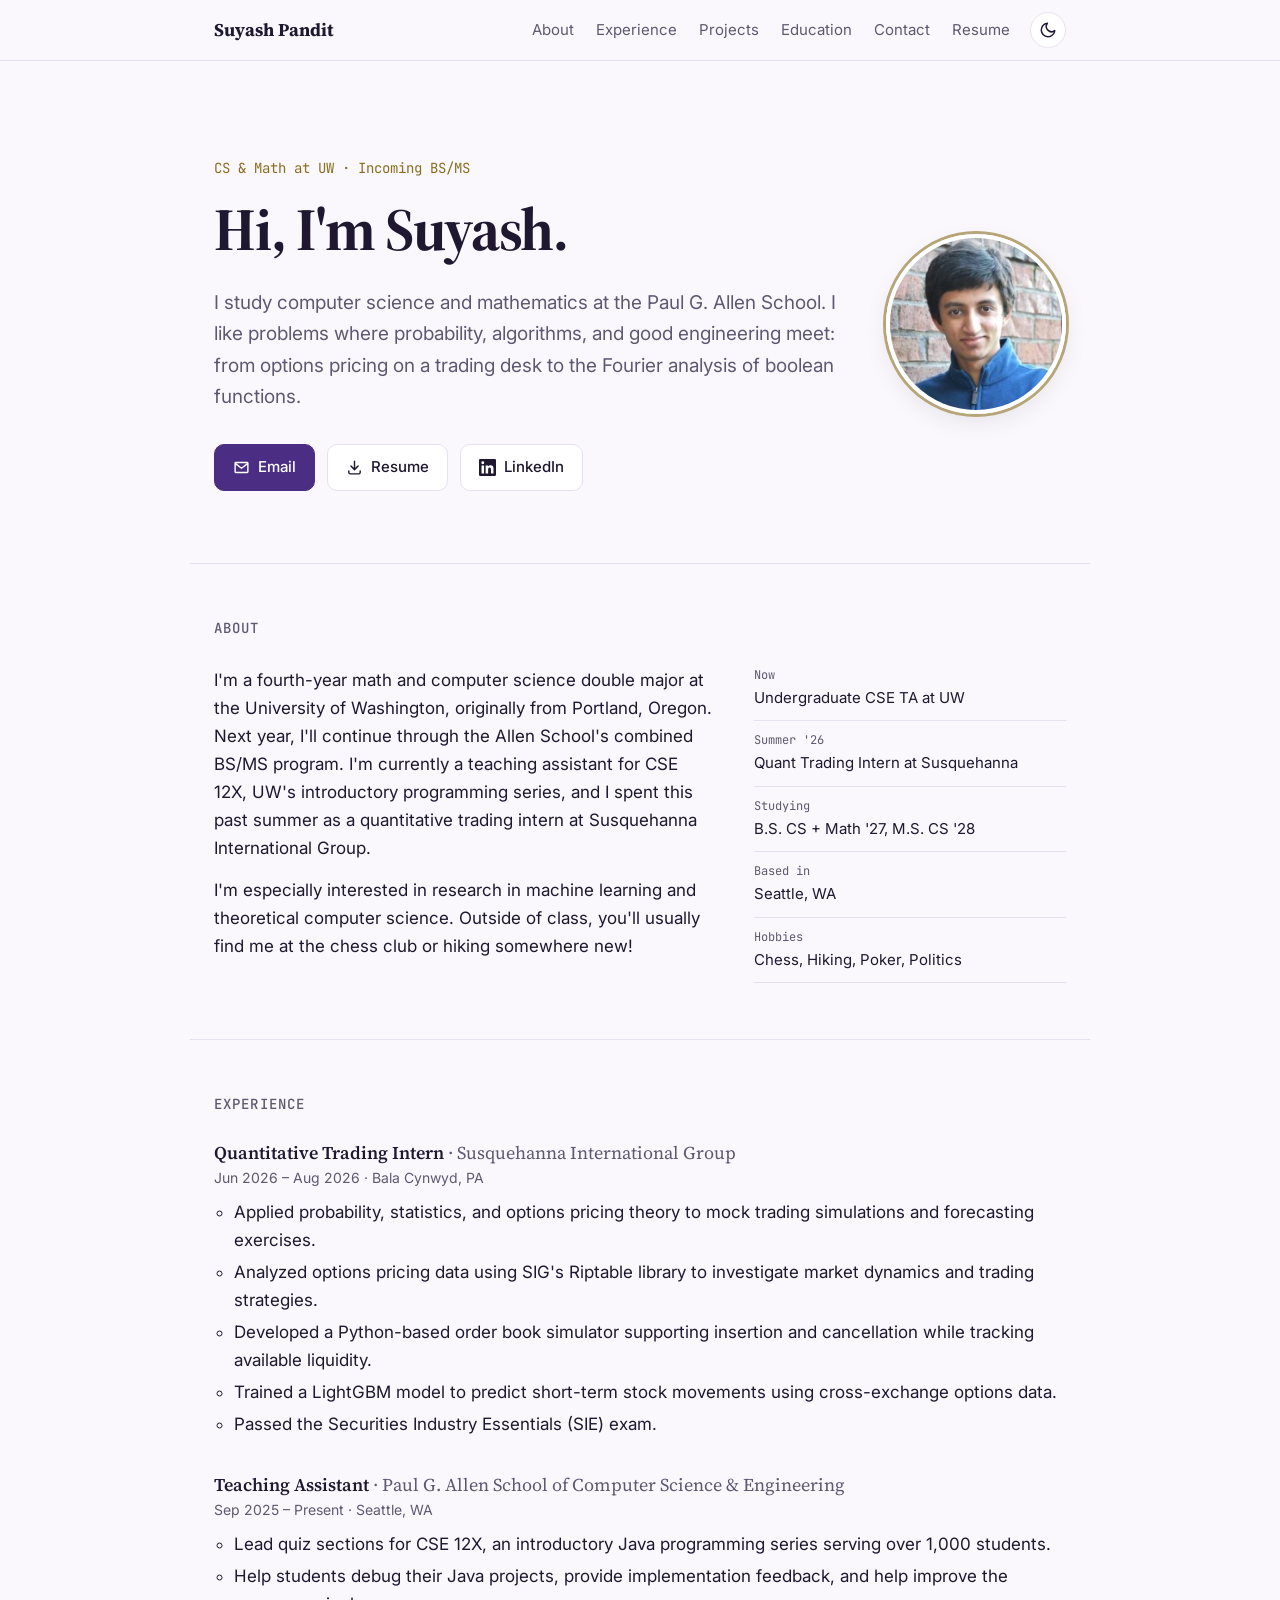
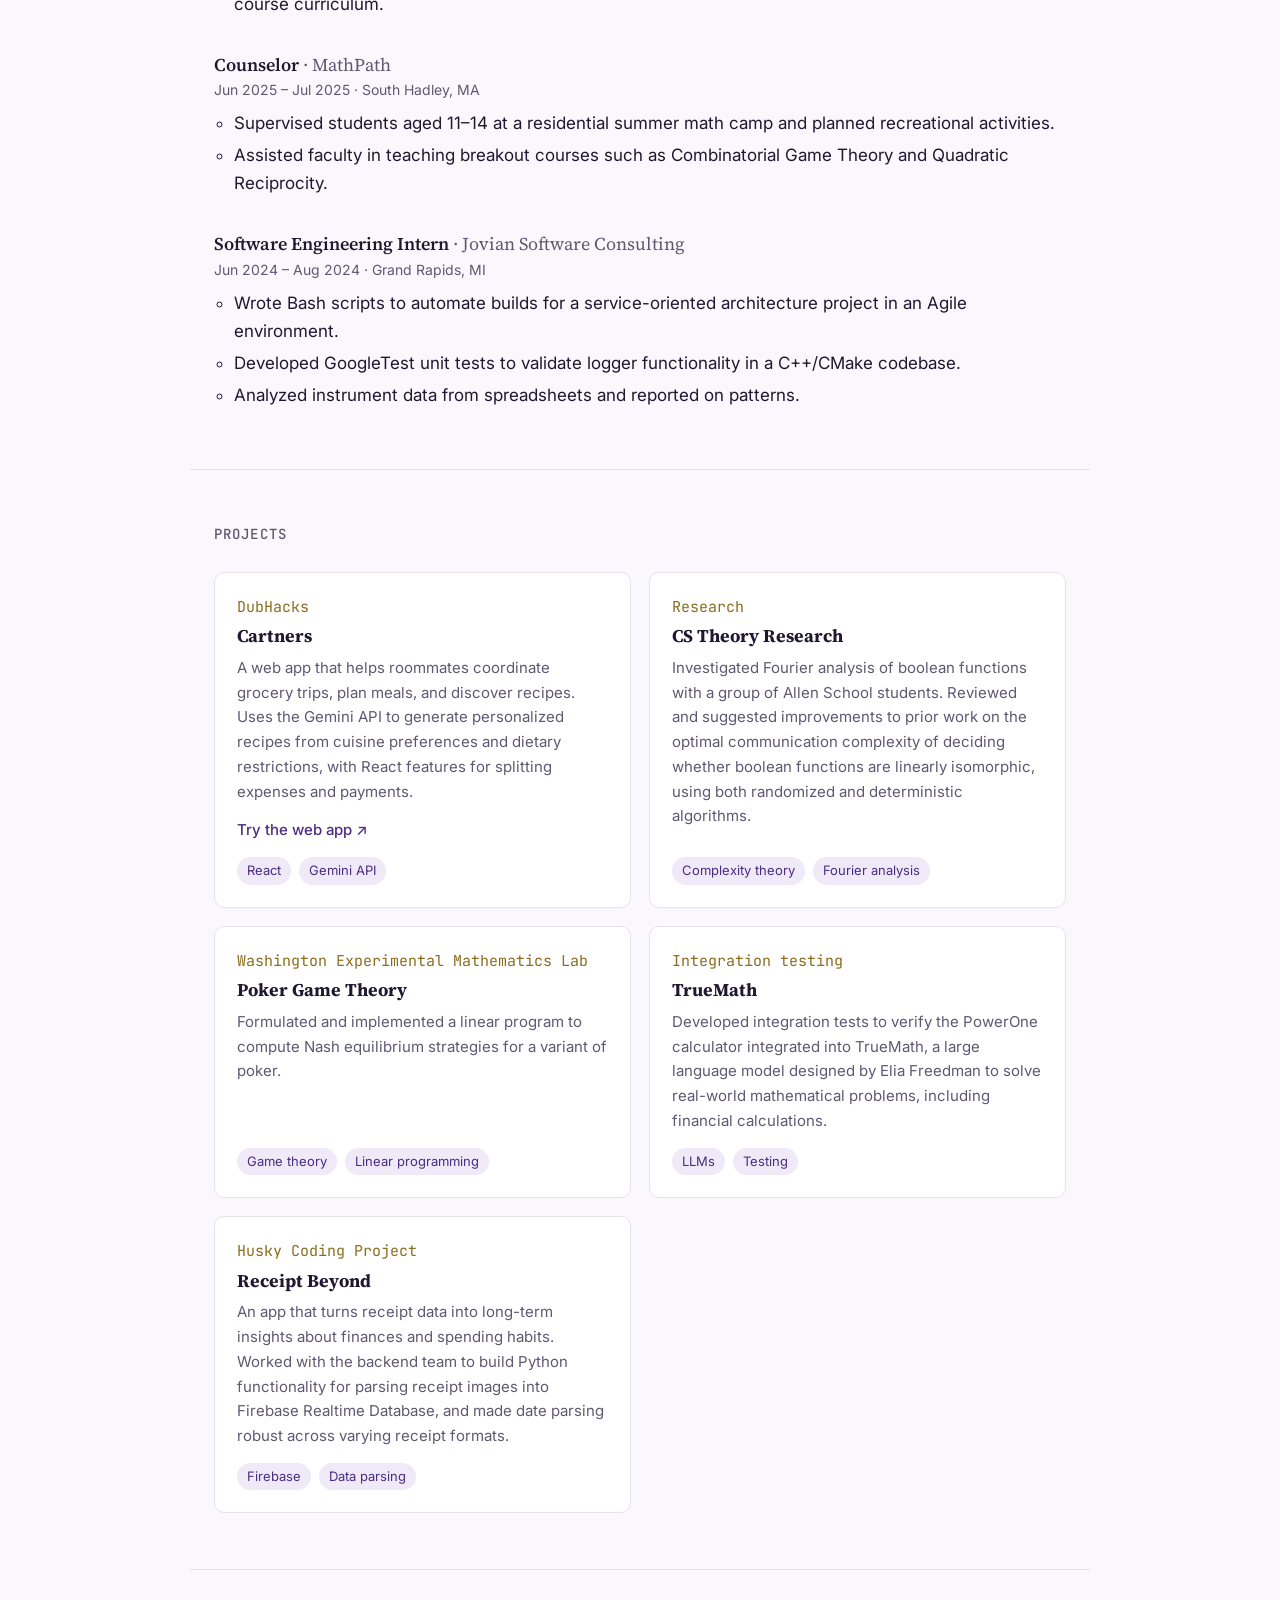
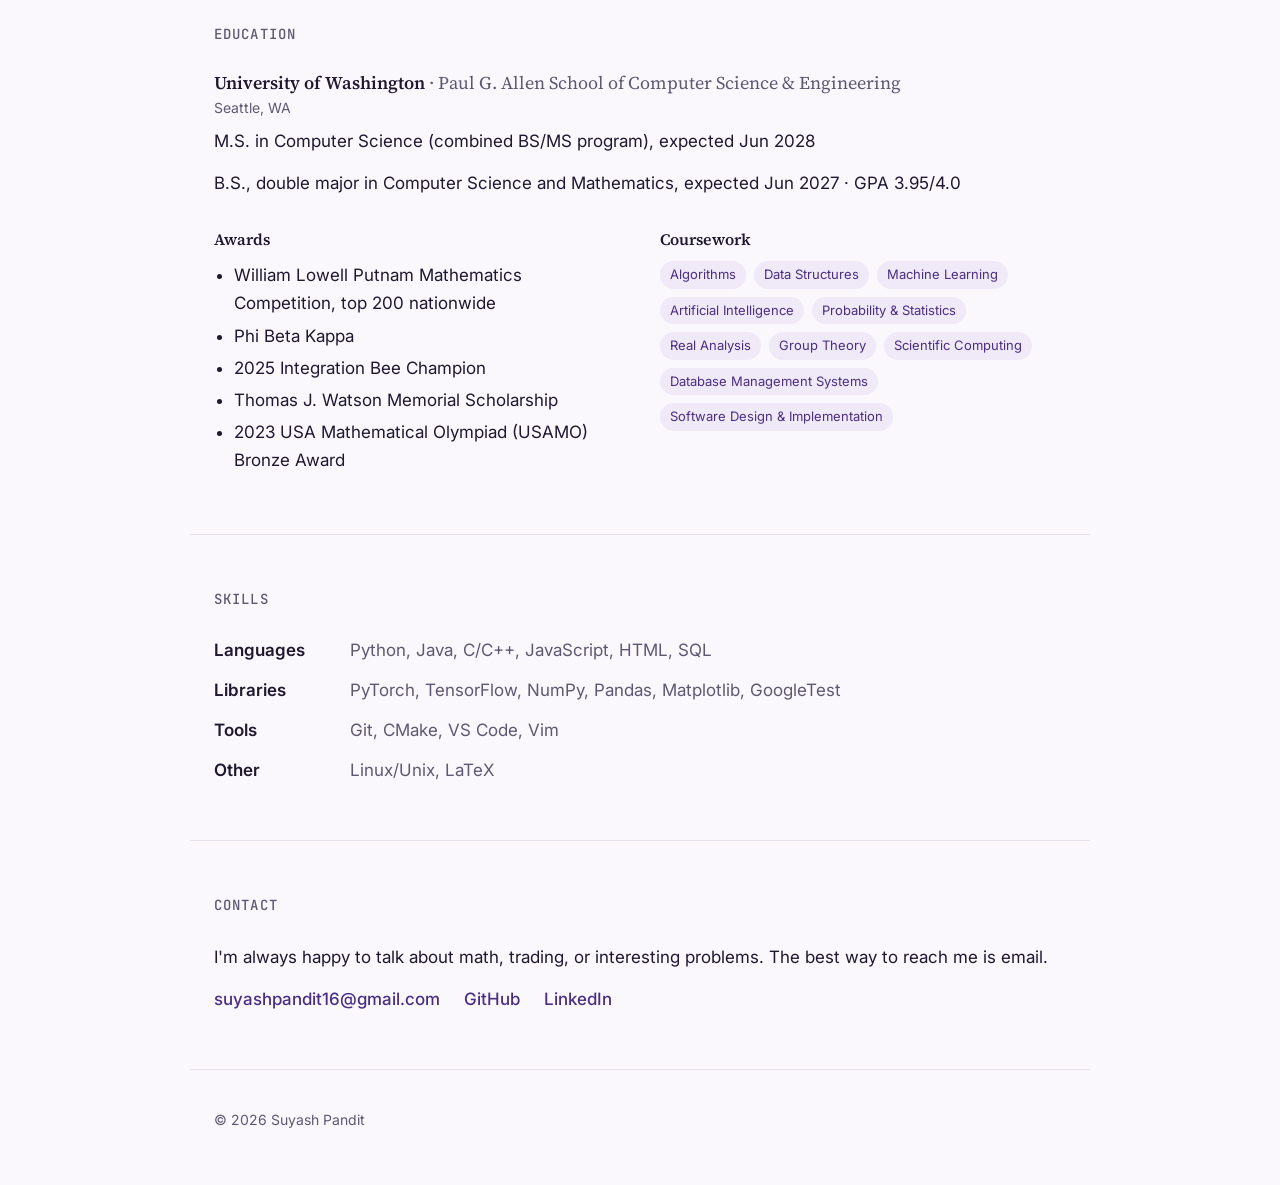
<file: index.html>
<!doctype html>
<html lang="en">
<head>
  <meta charset="utf-8">
  <meta name="viewport" content="width=device-width, initial-scale=1">
  <title>Suyash Pandit</title>
  <meta name="description" content="Suyash Pandit — Computer Science and Mathematics student at the University of Washington, interested in quantitative trading, theory, and software.">
  <link rel="preconnect" href="https://fonts.googleapis.com">
  <link rel="preconnect" href="https://fonts.gstatic.com" crossorigin>
  <link href="https://fonts.googleapis.com/css2?family=Inter:wght@400;500;600;700&family=Source+Serif+4:opsz,wght@8..60,400;8..60,600;8..60,700&family=JetBrains+Mono:wght@400;500&display=swap" rel="stylesheet">
  <link rel="stylesheet" href="styles.css?v=6">
  <script src="theme.js?v=1"></script>
</head>
<body>
  <header class="site-header">
    <nav class="nav container">
      <a class="nav-name" href="#top">Suyash Pandit</a>
      <div class="nav-right">
        <ul class="nav-links">
          <li><a href="#about">About</a></li>
          <li><a href="#experience">Experience</a></li>
          <li><a href="#projects">Projects</a></li>
          <li><a href="#education">Education</a></li>
          <li><a href="#contact">Contact</a></li>
          <li><a href="resume.html">Resume</a></li>
        </ul>
        <button class="theme-toggle" type="button" aria-label="Switch color theme">
          <svg class="icon-moon" width="18" height="18" viewBox="0 0 24 24" aria-hidden="true"><path fill="none" stroke="currentColor" stroke-width="2" stroke-linecap="round" stroke-linejoin="round" d="M21 12.8A9 9 0 1 1 11.2 3a7 7 0 0 0 9.8 9.8z"/></svg>
          <svg class="icon-sun" width="18" height="18" viewBox="0 0 24 24" aria-hidden="true"><g fill="none" stroke="currentColor" stroke-width="2" stroke-linecap="round"><circle cx="12" cy="12" r="4"/><path d="M12 2v2M12 20v2M4.93 4.93l1.41 1.41M17.66 17.66l1.41 1.41M2 12h2M20 12h2M4.93 19.07l1.41-1.41M17.66 6.34l1.41-1.41"/></g></svg>
        </button>
      </div>
    </nav>
  </header>

  <main id="top">
    <section class="hero container">
      <img class="hero-photo" src="photo.jpg" width="200" height="200" alt="Portrait of Suyash Pandit">
      <div class="hero-text">
        <p class="eyebrow">CS &amp; Math at UW · Incoming BS/MS</p>
        <h1>Hi, I'm Suyash.</h1>
        <p class="lede">
          I study computer science and mathematics at the Paul G. Allen School. I like problems where
          probability, algorithms, and good engineering meet: from options pricing on a trading desk to the
          Fourier analysis of boolean functions.
        </p>
        <div class="hero-actions">
          <a class="button primary" href="mailto:suyashpandit16@gmail.com">
            <svg class="icon" width="17" height="17" viewBox="0 0 24 24" aria-hidden="true"><path fill="none" stroke="currentColor" stroke-width="2" stroke-linecap="round" stroke-linejoin="round" d="M4 5h16a1 1 0 0 1 1 1v12a1 1 0 0 1-1 1H4a1 1 0 0 1-1-1V6a1 1 0 0 1 1-1zm-.5 1.5L12 13l8.5-6.5"/></svg>
            Email
          </a>
          <a class="button" href="SuyashPanditResume.pdf?v=2" download="SuyashPanditResume.pdf">
            <svg class="icon" width="17" height="17" viewBox="0 0 24 24" aria-hidden="true"><path fill="none" stroke="currentColor" stroke-width="2" stroke-linecap="round" stroke-linejoin="round" d="M12 3v12m0 0l-5-5m5 5l5-5M4 17v2a2 2 0 0 0 2 2h12a2 2 0 0 0 2-2v-2"/></svg>
            Resume
          </a>
          <a class="button" href="https://www.linkedin.com/in/suyash-pandit-68516b2bb/" target="_blank" rel="noopener">
            <svg class="icon" width="17" height="17" viewBox="0 0 24 24" aria-hidden="true"><path fill="currentColor" d="M20.45 20.45h-3.56v-5.57c0-1.33-.02-3.04-1.85-3.04-1.85 0-2.14 1.45-2.14 2.94v5.67H9.35V9h3.41v1.56h.05c.48-.9 1.64-1.85 3.37-1.85 3.6 0 4.27 2.37 4.27 5.46v6.28zM5.34 7.43a2.06 2.06 0 1 1 0-4.13 2.06 2.06 0 0 1 0 4.13zM7.12 20.45H3.56V9h3.56v11.45zM22.22 0H1.77C.79 0 0 .77 0 1.73v20.54C0 23.23.79 24 1.77 24h20.45c.98 0 1.78-.77 1.78-1.73V1.73C24 .77 23.2 0 22.22 0z"/></svg>
            LinkedIn
          </a>
        </div>
      </div>
    </section>

    <section id="about" class="section container">
      <h2>About</h2>
      <div class="about-grid">
        <div>
          <p>
            I'm a fourth-year math and computer science double major at the University of Washington,
            originally from Portland, Oregon. Next year, I'll continue through the Allen School's combined
            BS/MS program. I'm currently a teaching assistant for CSE 12X, UW's introductory programming
            series, and I spent this past summer as a quantitative trading intern at Susquehanna
            International Group.
          </p>
          <p>
            I'm especially interested in research in machine learning and theoretical computer science.
            Outside of class, you'll usually find me at the chess club or hiking somewhere new!
          </p>
        </div>
        <ul class="facts">
          <li><span class="fact-label">Now</span>Undergraduate CSE TA at UW</li>
          <li><span class="fact-label">Summer '26</span>Quant Trading Intern at Susquehanna</li>
          <li><span class="fact-label">Studying</span>B.S. CS + Math '27, M.S. CS '28</li>
          <li><span class="fact-label">Based in</span>Seattle, WA</li>
          <li><span class="fact-label">Hobbies</span>Chess, Hiking, Poker, Politics</li>
        </ul>
      </div>
    </section>

    <section id="experience" class="section container">
      <h2>Experience</h2>
      <ol class="timeline">
        <li class="entry">
          <div class="entry-head">
            <h3>Quantitative Trading Intern <span class="at">· Susquehanna International Group</span></h3>
            <p class="meta">Jun 2026 – Aug 2026 · Bala Cynwyd, PA</p>
          </div>
          <ul>
            <li>Applied probability, statistics, and options pricing theory to mock trading simulations and forecasting exercises.</li>
            <li>Analyzed options pricing data using SIG's Riptable library to investigate market dynamics and trading strategies.</li>
            <li>Developed a Python-based order book simulator supporting insertion and cancellation while tracking available liquidity.</li>
            <li>Trained a LightGBM model to predict short-term stock movements using cross-exchange options data.</li>
            <li>Passed the Securities Industry Essentials (SIE) exam.</li>
          </ul>
        </li>
        <li class="entry">
          <div class="entry-head">
            <h3>Teaching Assistant <span class="at">· Paul G. Allen School of Computer Science &amp; Engineering</span></h3>
            <p class="meta">Sep 2025 – Present · Seattle, WA</p>
          </div>
          <ul>
            <li>Lead quiz sections for CSE 12X, an introductory Java programming series serving over 1,000 students.</li>
            <li>Help students debug their Java projects, provide implementation feedback, and help improve the course curriculum.</li>
          </ul>
        </li>
        <li class="entry">
          <div class="entry-head">
            <h3>Counselor <span class="at">· MathPath</span></h3>
            <p class="meta">Jun 2025 – Jul 2025 · South Hadley, MA</p>
          </div>
          <ul>
            <li>Supervised students aged 11–14 at a residential summer math camp and planned recreational activities.</li>
            <li>Assisted faculty in teaching breakout courses such as Combinatorial Game Theory and Quadratic Reciprocity.</li>
          </ul>
        </li>
        <li class="entry">
          <div class="entry-head">
            <h3>Software Engineering Intern <span class="at">· Jovian Software Consulting</span></h3>
            <p class="meta">Jun 2024 – Aug 2024 · Grand Rapids, MI</p>
          </div>
          <ul>
            <li>Wrote Bash scripts to automate builds for a service-oriented architecture project in an Agile environment.</li>
            <li>Developed GoogleTest unit tests to validate logger functionality in a C++/CMake codebase.</li>
            <li>Analyzed instrument data from spreadsheets and reported on patterns.</li>
          </ul>
        </li>
      </ol>
    </section>

    <section id="projects" class="section container">
      <h2>Projects</h2>
      <div class="cards">
        <article class="card">
          <p class="card-kicker">DubHacks</p>
          <h3><a class="card-title-link" href="https://cartnersinc.github.io/Cartners/" target="_blank" rel="noopener">Cartners</a></h3>
          <p>
            A web app that helps roommates coordinate grocery trips, plan meals, and discover recipes. Uses the
            Gemini API to generate personalized recipes from cuisine preferences and dietary restrictions, with
            React features for splitting expenses and payments.
          </p>
          <p class="card-link"><a href="https://cartnersinc.github.io/Cartners/" target="_blank" rel="noopener">Try the web app ↗</a></p>
          <ul class="tags"><li>React</li><li>Gemini API</li></ul>
        </article>
        <article class="card">
          <p class="card-kicker">Research</p>
          <h3>CS Theory Research</h3>
          <p>
            Investigated Fourier analysis of boolean functions with a group of Allen School students. Reviewed
            and suggested improvements to prior work on the optimal communication complexity of deciding whether
            boolean functions are linearly isomorphic, using both randomized and deterministic algorithms.
          </p>
          <ul class="tags"><li>Complexity theory</li><li>Fourier analysis</li></ul>
        </article>
        <article class="card">
          <p class="card-kicker">Washington Experimental Mathematics Lab</p>
          <h3>Poker Game Theory</h3>
          <p>
            Formulated and implemented a linear program to compute Nash equilibrium strategies for a variant
            of poker.
          </p>
          <ul class="tags"><li>Game theory</li><li>Linear programming</li></ul>
        </article>
        <article class="card">
          <p class="card-kicker">Integration testing</p>
          <h3>TrueMath</h3>
          <p>
            Developed integration tests to verify the PowerOne calculator integrated into TrueMath, a large
            language model designed by Elia Freedman to solve real-world mathematical problems, including
            financial calculations.
          </p>
          <ul class="tags"><li>LLMs</li><li>Testing</li></ul>
        </article>
        <article class="card">
          <p class="card-kicker">Husky Coding Project</p>
          <h3>Receipt Beyond</h3>
          <p>
            An app that turns receipt data into long-term insights about finances and spending habits. Worked
            with the backend team to build Python functionality for parsing receipt images into Firebase Realtime
            Database, and made date parsing robust across varying receipt formats.
          </p>
          <ul class="tags"><li>Firebase</li><li>Data parsing</li></ul>
        </article>
      </div>
    </section>

    <section id="education" class="section container">
      <h2>Education</h2>
      <div class="entry">
        <div class="entry-head">
          <h3>University of Washington <span class="at">· Paul G. Allen School of Computer Science &amp; Engineering</span></h3>
          <p class="meta">Seattle, WA</p>
        </div>
        <p>M.S. in Computer Science (combined BS/MS program), expected Jun 2028</p>
        <p>B.S., double major in Computer Science and Mathematics, expected Jun 2027 · GPA 3.95/4.0</p>
      </div>

      <div class="edu-grid">
        <div>
          <h3 class="subhead">Awards</h3>
          <ul class="plain">
            <li>William Lowell Putnam Mathematics Competition, top 200 nationwide</li>
            <li>Phi Beta Kappa</li>
            <li>2025 Integration Bee Champion</li>
            <li>Thomas J. Watson Memorial Scholarship</li>
            <li>2023 USA Mathematical Olympiad (USAMO) Bronze Award</li>
          </ul>
        </div>
        <div>
          <h3 class="subhead">Coursework</h3>
          <ul class="tags">
            <li>Algorithms</li><li>Data Structures</li><li>Machine Learning</li><li>Artificial Intelligence</li>
            <li>Probability &amp; Statistics</li><li>Real Analysis</li><li>Group Theory</li>
            <li>Scientific Computing</li><li>Database Management Systems</li><li>Software Design &amp; Implementation</li>
          </ul>
        </div>
      </div>
    </section>

    <section id="skills" class="section container">
      <h2>Skills</h2>
      <dl class="skills">
        <div><dt>Languages</dt><dd>Python, Java, C/C++, JavaScript, HTML, SQL</dd></div>
        <div><dt>Libraries</dt><dd>PyTorch, TensorFlow, NumPy, Pandas, Matplotlib, GoogleTest</dd></div>
        <div><dt>Tools</dt><dd>Git, CMake, VS Code, Vim</dd></div>
        <div><dt>Other</dt><dd>Linux/Unix, LaTeX</dd></div>
      </dl>
    </section>

    <section id="contact" class="section container contact">
      <h2>Contact</h2>
      <p>I'm always happy to talk about math, trading, or interesting problems. The best way to reach me is email.</p>
      <ul class="contact-links">
        <li><a href="mailto:suyashpandit16@gmail.com">suyashpandit16@gmail.com</a></li>
        <li><a href="https://github.com/sdpandit">GitHub</a></li>
        <li><a href="https://www.linkedin.com/in/suyash-pandit-68516b2bb/">LinkedIn</a></li>
      </ul>
    </section>
  </main>

  <footer class="site-footer container">
    <p>© 2026 Suyash Pandit</p>
  </footer>
</body>
</html>
</file>
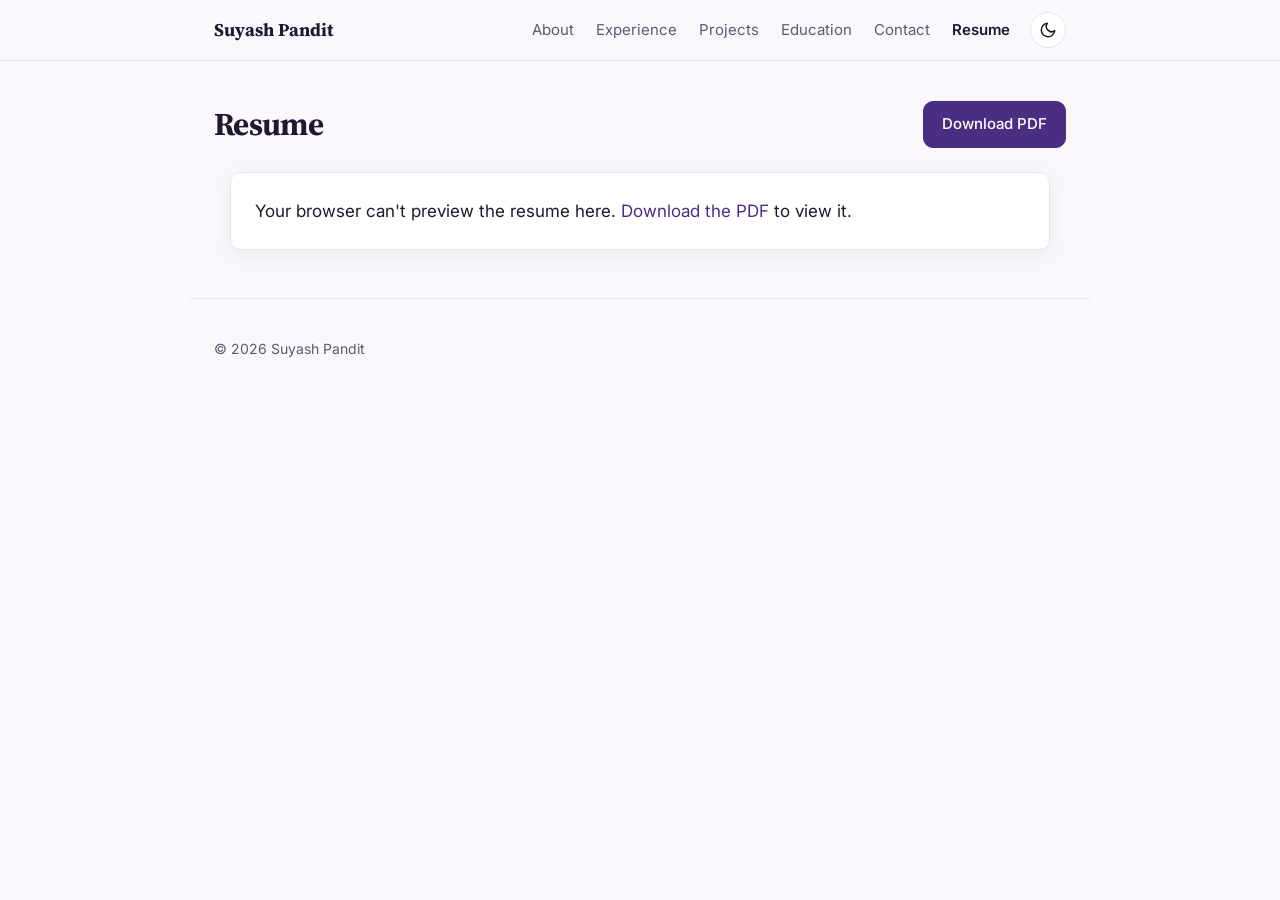
<file: resume.html>
<!doctype html>
<html lang="en">
<head>
  <meta charset="utf-8">
  <meta name="viewport" content="width=device-width, initial-scale=1">
  <title>Resume · Suyash Pandit</title>
  <meta name="description" content="Resume of Suyash Pandit.">
  <link rel="preconnect" href="https://fonts.googleapis.com">
  <link rel="preconnect" href="https://fonts.gstatic.com" crossorigin>
  <link href="https://fonts.googleapis.com/css2?family=Inter:wght@400;500;600;700&family=Source+Serif+4:opsz,wght@8..60,400;8..60,600;8..60,700&family=JetBrains+Mono:wght@400;500&display=swap" rel="stylesheet">
  <link rel="stylesheet" href="styles.css?v=6">
  <script src="theme.js?v=1"></script>
</head>
<body>
  <header class="site-header">
    <nav class="nav container">
      <a class="nav-name" href="index.html">Suyash Pandit</a>
      <div class="nav-right">
        <ul class="nav-links">
          <li><a href="index.html#about">About</a></li>
          <li><a href="index.html#experience">Experience</a></li>
          <li><a href="index.html#projects">Projects</a></li>
          <li><a href="index.html#education">Education</a></li>
          <li><a href="index.html#contact">Contact</a></li>
          <li><a href="resume.html" aria-current="page">Resume</a></li>
        </ul>
        <button class="theme-toggle" type="button" aria-label="Switch color theme">
          <svg class="icon-moon" width="18" height="18" viewBox="0 0 24 24" aria-hidden="true"><path fill="none" stroke="currentColor" stroke-width="2" stroke-linecap="round" stroke-linejoin="round" d="M21 12.8A9 9 0 1 1 11.2 3a7 7 0 0 0 9.8 9.8z"/></svg>
          <svg class="icon-sun" width="18" height="18" viewBox="0 0 24 24" aria-hidden="true"><g fill="none" stroke="currentColor" stroke-width="2" stroke-linecap="round"><circle cx="12" cy="12" r="4"/><path d="M12 2v2M12 20v2M4.93 4.93l1.41 1.41M17.66 17.66l1.41 1.41M2 12h2M20 12h2M4.93 19.07l1.41-1.41M17.66 6.34l1.41-1.41"/></g></svg>
        </button>
      </div>
    </nav>
  </header>

  <main class="container resume-page">
    <div class="resume-head">
      <h1>Resume</h1>
      <a class="button primary" href="SuyashPanditResume.pdf?v=2" download="SuyashPanditResume.pdf">Download PDF</a>
    </div>
    <object class="resume-frame resume-pdf" data="SuyashPanditResume.pdf?v=2#navpanes=0&view=FitH" type="application/pdf"
            aria-label="Suyash Pandit's resume (PDF)">
      <p class="resume-fallback">
        Your browser can't preview the resume here.
        <a href="SuyashPanditResume.pdf?v=2" download="SuyashPanditResume.pdf">Download the PDF</a> to view it.
      </p>
    </object>
    <script>
      // Shrink the frame to fit the fallback message when the browser can't show PDFs inline.
      if (navigator.pdfViewerEnabled === false) document.querySelector(".resume-pdf").classList.add("no-viewer");
    </script>
  </main>

  <footer class="site-footer container">
    <p>© 2026 Suyash Pandit</p>
  </footer>
</body>
</html>
</file>
<file: styles.css>
:root {
  --bg: #faf8fc;
  --surface: #ffffff;
  --text: #1f1830;
  --muted: #5f5872;
  --border: #e7e1ef;
  --accent: #4b2e83;
  --accent-soft: #efe9f8;
  --gold: #8a6d1f;
  --ring: #b7a57a;
  --serif: "Source Serif 4", Georgia, serif;
  --radius: 10px;
  --max: 900px;
  color-scheme: light;
}

@media (prefers-color-scheme: dark) {
  :root:not([data-theme="light"]) {
    --bg: #16121f;
    --surface: #1e1929;
    --text: #ece8f3;
    --muted: #a59db5;
    --border: #2e2740;
    --accent: #c9a9ff;
    --accent-soft: #2a2140;
    --gold: #e8c766;
    color-scheme: dark;
  }
}

:root[data-theme="dark"] {
  --bg: #16121f;
  --surface: #1e1929;
  --text: #ece8f3;
  --muted: #a59db5;
  --border: #2e2740;
  --accent: #c9a9ff;
  --accent-soft: #2a2140;
  --gold: #e8c766;
  color-scheme: dark;
}

* { box-sizing: border-box; }

html { scroll-behavior: smooth; scroll-padding-top: 72px; }

body {
  margin: 0;
  background: var(--bg);
  color: var(--text);
  font-family: "Inter", system-ui, -apple-system, "Segoe UI", sans-serif;
  font-size: 17px;
  line-height: 1.65;
  -webkit-font-smoothing: antialiased;
}

a { color: var(--accent); text-decoration: none; }
a:hover { text-decoration: underline; }

h1, h2, h3 { line-height: 1.25; margin: 0; }
h1, h3 { font-family: var(--serif); }

.container {
  width: 100%;
  max-width: var(--max);
  margin: 0 auto;
  padding: 0 24px;
}

/* Header */
.site-header {
  position: sticky;
  top: 0;
  z-index: 10;
  background: color-mix(in srgb, var(--bg) 85%, transparent);
  backdrop-filter: blur(8px);
  border-bottom: 1px solid var(--border);
}

.nav {
  display: flex;
  align-items: center;
  justify-content: space-between;
  gap: 16px;
  height: 60px;
}

.nav-name { color: var(--text); font-weight: 700; font-family: var(--serif); font-size: 18px; }
.nav-name:hover { text-decoration: none; }

.nav-links {
  display: flex;
  gap: 22px;
  list-style: none;
  margin: 0;
  padding: 0;
  font-size: 15px;
}

.nav-links a { color: var(--muted); }
.nav-links a:hover { color: var(--text); text-decoration: none; }
.nav-links a[aria-current="page"] { color: var(--text); font-weight: 600; }

.nav-right { display: flex; align-items: center; gap: 20px; }

.theme-toggle {
  display: inline-flex;
  align-items: center;
  justify-content: center;
  width: 36px;
  height: 36px;
  padding: 0;
  border: 1px solid var(--border);
  border-radius: 50%;
  background: var(--surface);
  color: var(--text);
  cursor: pointer;
}
.theme-toggle:hover { border-color: var(--accent); }
.theme-toggle .icon-sun { display: none; }
:root[data-theme="dark"] .theme-toggle .icon-sun { display: block; }
:root[data-theme="dark"] .theme-toggle .icon-moon { display: none; }

/* Hero */
.hero {
  display: grid;
  grid-template-columns: 1fr auto;
  align-items: center;
  gap: 48px;
  padding-top: 96px;
  padding-bottom: 72px;
}

.hero-photo {
  order: 2;
  width: 180px;
  height: 180px;
  border-radius: 50%;
  object-fit: cover;
  border: 4px solid var(--surface);
  box-shadow: 0 0 0 3px var(--ring), 0 8px 24px rgb(0 0 0 / 0.08);
}

.eyebrow {
  font-family: "JetBrains Mono", ui-monospace, monospace;
  font-size: 14px;
  color: var(--gold);
  margin: 0 0 12px;
}

.hero h1 {
  font-size: clamp(40px, 7vw, 60px);
  letter-spacing: -0.02em;
  margin-bottom: 20px;
}

.lede { font-size: 19px; color: var(--muted); max-width: 640px; margin: 0; }

.hero-actions { display: flex; flex-wrap: wrap; gap: 12px; margin-top: 32px; }

.button {
  padding: 10px 18px;
  border: 1px solid var(--border);
  border-radius: var(--radius);
  color: var(--text);
  font-weight: 500;
  font-size: 15px;
  background: var(--surface);
  display: inline-flex;
  align-items: center;
  gap: 8px;
}
.button .icon { width: 17px; height: 17px; flex: none; }
.button:hover { text-decoration: none; border-color: var(--accent); }
.button.primary { background: var(--accent); border-color: var(--accent); color: #fff; }
@media (prefers-color-scheme: dark) { :root:not([data-theme="light"]) .button.primary { color: #16121f; } }
:root[data-theme="dark"] .button.primary { color: #16121f; }

/* Sections */
.section { padding-top: 56px; padding-bottom: 56px; border-top: 1px solid var(--border); }

.section h2 {
  font-size: 14px;
  font-family: "JetBrains Mono", ui-monospace, monospace;
  font-weight: 500;
  text-transform: uppercase;
  letter-spacing: 0.08em;
  color: var(--muted);
  margin-bottom: 28px;
}

.section p { margin: 0 0 14px; }

.about-grid { display: grid; grid-template-columns: 1.6fr 1fr; gap: 40px; }

.facts { list-style: none; margin: 0; padding: 0; font-size: 15px; }
.facts li { padding: 10px 0; border-bottom: 1px solid var(--border); }
.facts li:first-child { padding-top: 0; }
.fact-label {
  display: block;
  font-family: "JetBrains Mono", ui-monospace, monospace;
  font-size: 12px;
  color: var(--muted);
}

/* Experience */
.timeline { list-style: none; margin: 0; padding: 0; }
.entry + .entry { margin-top: 36px; }
.entry-head { margin-bottom: 8px; }
.entry h3 { font-size: 18px; font-weight: 600; }
.at { color: var(--muted); font-weight: 400; }
.meta { font-size: 14px; color: var(--muted); margin: 2px 0 0 !important; }
.entry ul { margin: 0; padding-left: 20px; color: var(--text); }
.entry ul li { margin: 4px 0; }

/* Projects */
.cards { display: grid; grid-template-columns: repeat(2, 1fr); gap: 18px; }

.card {
  background: var(--surface);
  border: 1px solid var(--border);
  border-radius: var(--radius);
  padding: 22px;
  display: flex;
  flex-direction: column;
}
.card h3 { font-size: 18px; margin-bottom: 8px; }
.card p { font-size: 15px; color: var(--muted); }
.card .tags { margin-top: auto; }
.card-link { margin-top: auto !important; font-size: 15px; font-weight: 500; }
.card-link + .tags { margin-top: 0; }
.card-title-link { color: inherit; }

.card-kicker {
  font-family: "JetBrains Mono", ui-monospace, monospace;
  font-size: 12px;
  color: var(--gold) !important;
  margin: 0 0 6px !important;
}

.tags { display: flex; flex-wrap: wrap; gap: 8px; list-style: none; margin: 0; padding: 0; }
.tags li {
  font-size: 13px;
  padding: 3px 10px;
  border-radius: 999px;
  background: var(--accent-soft);
  color: var(--accent);
}

/* Education */
.edu-grid { display: grid; grid-template-columns: 1fr 1fr; gap: 40px; margin-top: 32px; }
.subhead { font-size: 16px; font-weight: 600; margin-bottom: 12px; }
.plain { margin: 0; padding-left: 20px; }
.plain li { margin: 4px 0; }

/* Skills */
.skills { margin: 0; display: grid; gap: 12px; }
.skills div { display: grid; grid-template-columns: 120px 1fr; gap: 16px; }
.skills dt { font-weight: 600; }
.skills dd { margin: 0; color: var(--muted); }

/* Contact */
.contact-links { display: flex; flex-wrap: wrap; gap: 24px; list-style: none; margin: 8px 0 0; padding: 0; font-weight: 500; }

/* Resume page */
.resume-page { padding-top: 40px; padding-bottom: 48px; }
.resume-head {
  display: flex;
  align-items: center;
  justify-content: space-between;
  gap: 16px;
  flex-wrap: wrap;
  margin-bottom: 24px;
}
.resume-head h1 { font-size: 32px; letter-spacing: -0.02em; }
.resume-frame {
  display: block;
  max-width: 820px;
  margin: 0 auto;
  border: 1px solid var(--border);
  border-radius: var(--radius);
  overflow: hidden;
  background: #fff;
  box-shadow: 0 4px 24px rgb(0 0 0 / 0.06);
}
.resume-pdf { width: 100%; aspect-ratio: 8.5 / 11; }
.resume-fallback { padding: 24px; margin: 0; }
.resume-pdf.no-viewer { aspect-ratio: auto; background: var(--surface); }

/* Footer */
.site-footer { padding-top: 24px; padding-bottom: 40px; color: var(--muted); font-size: 14px; border-top: 1px solid var(--border); }

/* Mobile */
@media (max-width: 720px) {
  .container { padding-left: 16px; padding-right: 16px; }
  .nav-links { gap: 14px; }
  .nav-links li:not(:last-child) { display: none; }
  .hero { grid-template-columns: 1fr; gap: 24px; padding-top: 48px; padding-bottom: 48px; }
  .hero-photo { order: 0; width: 112px; height: 112px; }
  .about-grid, .edu-grid, .cards { grid-template-columns: 1fr; }
  .skills div { grid-template-columns: 1fr; gap: 2px; }
}
</file>
